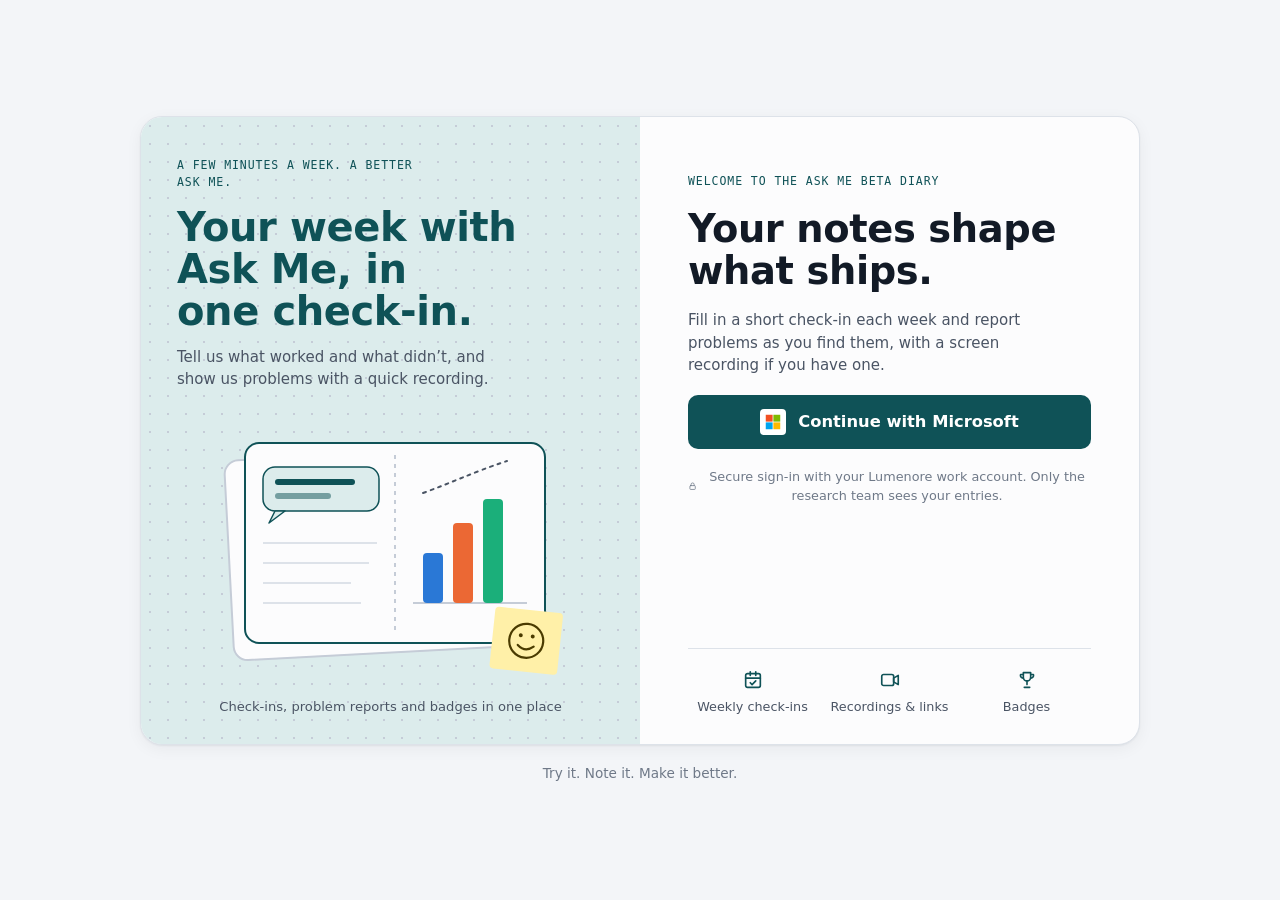
<file: login.html>
<!doctype html>
<html lang="en">
<head>
<meta charset="utf-8">
<meta http-equiv="Content-Security-Policy" content="default-src 'self'; script-src 'self'; style-src 'self' 'unsafe-inline' https://fonts.googleapis.com; font-src 'self' https://fonts.gstatic.com; img-src 'self' data: blob: https://*.supabase.co; media-src 'self' blob: https://*.supabase.co; connect-src 'self' https://*.supabase.co wss://*.supabase.co; base-uri 'self'; form-action 'self'">
<meta name="referrer" content="strict-origin-when-cross-origin">
<meta name="viewport" content="width=device-width, initial-scale=1, viewport-fit=cover">
<title>Sign in · Ask Me Beta Diary</title>
<link rel="preconnect" href="https://fonts.googleapis.com">
<link rel="preconnect" href="https://fonts.gstatic.com" crossorigin>
<link rel="stylesheet" href="https://fonts.googleapis.com/css2?family=Bricolage+Grotesque:opsz,wght@12..96,600;12..96,700&family=IBM+Plex+Mono:wght@400;500&family=Instrument+Sans:wght@400;500;600&display=swap">
<link rel="stylesheet" href="assets/app.css">
</head>
<body>
<div class="wrap login-shell">
  <div class="welcome">
    <section class="welcome-art">
      <p class="eyebrow">A few minutes a week. A better Ask Me.</p>
      <h2 id="artTitle">Your week with Ask Me, in one check-in.</h2>
      <p id="artText">Tell us what worked and what didn’t, and show us problems with a quick recording.</p>
      <svg class="art" viewBox="0 0 380 270" role="img" aria-label="An open diary with an Ask Me question, a small bar chart and a smiley face">
        <rect x="28" y="40" width="300" height="200" rx="14" fill="var(--surface)" stroke="var(--line-2)" stroke-width="2" transform="rotate(-3 178 140)"/>
        <rect x="44" y="30" width="300" height="200" rx="14" fill="var(--surface)" stroke="var(--accent)" stroke-width="2"/>
        <line x1="194" y1="42" x2="194" y2="218" stroke="var(--line-2)" stroke-width="2" stroke-dasharray="4 5"/>
        <rect x="62" y="54" width="116" height="44" rx="12" fill="var(--accent-soft)" stroke="var(--accent)" stroke-width="1.5"/>
        <path d="M74 98 l-6 12 16-12z" fill="var(--accent-soft)" stroke="var(--accent)" stroke-width="1.5" stroke-linejoin="round"/>
        <rect x="74" y="66" width="80" height="6" rx="3" fill="var(--accent)"/>
        <rect x="74" y="80" width="56" height="6" rx="3" fill="var(--accent)" opacity=".5"/>
        <line x1="62" y1="130" x2="176" y2="130" stroke="var(--line)" stroke-width="2"/>
        <line x1="62" y1="150" x2="168" y2="150" stroke="var(--line)" stroke-width="2"/>
        <line x1="62" y1="170" x2="150" y2="170" stroke="var(--line)" stroke-width="2"/>
        <line x1="62" y1="190" x2="160" y2="190" stroke="var(--line)" stroke-width="2"/>
        <line x1="212" y1="190" x2="326" y2="190" stroke="var(--line-2)" stroke-width="2"/>
        <rect x="222" y="140" width="20" height="50" rx="4" fill="var(--s1)"/>
        <rect x="252" y="110" width="20" height="80" rx="4" fill="var(--s2)"/>
        <rect x="282" y="86" width="20" height="104" rx="4" fill="var(--s3)"/>
        <path d="M222 80 C 250 70, 270 60, 306 48" fill="none" stroke="var(--ink-2)" stroke-width="2" stroke-dasharray="3 5" stroke-linecap="round"/>
        <g transform="translate(300 200) rotate(6)"><rect x="-6" y="-6" width="68" height="62" rx="4" fill="var(--hl)"/><circle cx="28" cy="25" r="17" fill="none" stroke="var(--hl-ink)" stroke-width="2.2"/><circle cx="22" cy="20" r="2" fill="var(--hl-ink)"/><circle cx="34" cy="20" r="2" fill="var(--hl-ink)"/><path d="M20 30 Q28 37 36 30" fill="none" stroke="var(--hl-ink)" stroke-width="2.2" stroke-linecap="round"/></g>
      </svg>
      <div class="foot">Check-ins, problem reports and badges in one place</div>
    </section>
    <section class="welcome-main">
      <p class="eyebrow" id="eyebrow">Welcome to the Ask Me beta diary</p>
      <h1 id="title">Your notes shape what ships.</h1>
      <p class="lead" id="lead">Fill in a short check-in each week and report problems as you find them, with a screen recording if you have one.</p>
      <p class="login-error" id="err" role="alert" hidden></p>
      <a class="ms-btn" id="msBtn" href="#" role="button">
        <span class="ms-logo"><svg width="16" height="16" viewBox="0 0 21 21" aria-hidden="true"><rect x="1" y="1" width="9" height="9" fill="#f25022"/><rect x="11" y="1" width="9" height="9" fill="#7fba00"/><rect x="1" y="11" width="9" height="9" fill="#00a4ef"/><rect x="11" y="11" width="9" height="9" fill="#ffb900"/></svg></span>
        Continue with Microsoft
      </a>
      <p class="secure"><svg width="14" height="14" viewBox="0 0 24 24" fill="none" stroke="currentColor" stroke-width="2" stroke-linecap="round" aria-hidden="true"><rect x="5" y="11" width="14" height="10" rx="2"/><path d="M8 11V8a4 4 0 0 1 8 0v3"/></svg><span id="secureText">Secure sign-in with your Lumenore work account. Only the research team sees your entries.</span></p>
      <div class="features" id="features">
        <div><svg width="22" height="22" viewBox="0 0 24 24" fill="none" stroke="currentColor" stroke-width="1.8" stroke-linecap="round" stroke-linejoin="round" aria-hidden="true"><rect x="4" y="5" width="16" height="15" rx="2"/><path d="M4 10h16M9 3v4M15 3v4M9 15l2 2 4-4"/></svg>Weekly check-ins</div>
        <div><svg width="22" height="22" viewBox="0 0 24 24" fill="none" stroke="currentColor" stroke-width="1.8" stroke-linecap="round" stroke-linejoin="round" aria-hidden="true"><rect x="3" y="6" width="13" height="12" rx="2"/><path d="M16 10l5-3v10l-5-3z"/></svg>Recordings &amp; links</div>
        <div><svg width="22" height="22" viewBox="0 0 24 24" fill="none" stroke="currentColor" stroke-width="1.8" stroke-linecap="round" stroke-linejoin="round" aria-hidden="true"><path d="M8 4h8v5a4 4 0 0 1-8 0z"/><path d="M8 6H5a3 3 0 0 0 3 4M16 6h3a3 3 0 0 1-3 4M12 13v4M9 20h6"/></svg>Badges</div>
      </div>
    </section>
  </div>
  <p class="welcome-tag">Try it. Note it. Make it better.</p>
</div>
<script src="assets/vendor/supabase-2.117.2.js"></script>
<script src="assets/config.js"></script>
<script src="assets/data.js"></script>
<script src="assets/login.js"></script>
</body>
</html>
</file>
<file: assets/app.css>
/* Ask Me Beta Diary — shared styles.
   Layout: a field notebook for a product beta. Participants get a dot-grid "diary cover" hero and one
   working column; the admin dashboard gets a sticky app bar with tabs. Entries carry a date gutter. */
:root {
  --bg: #f3f5f8;
  --surface: #fcfcfd;
  --surface-2: #eef1f5;
  --ink: #121a26;
  --ink-2: #4a5464;
  --muted: #6f7988;
  --line: #dde2e9;
  --line-2: #c5ccd7;
  --accent: #0f5257;
  --accent-ink: #ffffff;
  --accent-soft: #dcecec;
  --hero: #0f4b50;
  --hero-ink: #f2fafa;
  --hero-soft: rgba(255,255,255,.13);
  --hero-dot: rgba(255,255,255,.12);
  --hl: #fff0a8;
  --hl-ink: #4a3b00;
  --s1: #2a78d6;
  --s2: #eb6834;
  --s3: #1baf7a;
  --s-other: #8a93a1;
  --good: #0ca30c;
  --warn: #fab219;
  --serious: #ec835a;
  --crit: #d03b3b;
  --div-2: #256abf;
  --div-1: #86b6ef;
  --div-0: #a3abb7;
  --good-ink: #006300;
  --crit-ink: #b42323;
  --shadow: 0 1px 2px rgba(18,26,38,.06), 0 4px 16px rgba(18,26,38,.05);
  --f-display: "Bricolage Grotesque", "Avenir Next", "Segoe UI", system-ui, sans-serif;
  --f-body: "Instrument Sans", "Segoe UI", system-ui, -apple-system, sans-serif;
  --f-mono: "IBM Plex Mono", ui-monospace, "SFMono-Regular", Menlo, monospace;
  --r: 10px;
  color-scheme: light;
}
@media (prefers-color-scheme: dark) {
  :root {
    --bg: #0d1117; --surface: #161b22; --surface-2: #1d242e; --ink: #e8ecf2; --ink-2: #b4bcc8; --muted: #8a93a1;
    --line: #262f3b; --line-2: #36414f; --accent: #5fbfc0; --accent-ink: #062224; --accent-soft: #173336;
    --hero: #123a3e; --hero-ink: #eaf6f6; --hero-soft: rgba(255,255,255,.09); --hero-dot: rgba(255,255,255,.08);
    --hl: #4a3f12; --hl-ink: #ffe9a3; --s1: #3987e5; --s2: #d95926; --s3: #199e70; --s-other: #7d8694;
    --good-ink: #3ccf3c; --crit-ink: #f07a7a; --shadow: 0 1px 2px rgba(0,0,0,.4), 0 4px 16px rgba(0,0,0,.25);
    color-scheme: dark;
  }
}
* { box-sizing: border-box; }
html, body { margin: 0; }
body { background: var(--bg); color: var(--ink); font-family: var(--f-body); font-size: 15px; line-height: 1.5; -webkit-text-size-adjust: 100%; }
img, video { max-width: 100%; }
[hidden] { display: none !important; }
h1, h2, h3 { font-family: var(--f-display); text-wrap: balance; margin: 0; letter-spacing: -0.01em; }
h1 { font-size: 1.75rem; line-height: 1.15; font-weight: 700; }
h2 { font-size: 1.2rem; line-height: 1.25; font-weight: 600; }
h3 { font-size: 1rem; font-weight: 600; }
p { margin: 0; }
a { color: var(--accent); }
button, input, select, textarea { font: inherit; color: inherit; }
:focus-visible { outline: 2px solid var(--accent); outline-offset: 2px; }
.wrap { max-width: 1140px; margin-inline: auto; padding-left: max(16px, env(safe-area-inset-left, 0px)); padding-right: max(16px, env(safe-area-inset-right, 0px)); }
.narrow { max-width: 780px; }
.center { margin-inline: auto; }
.eyebrow { font-family: var(--f-mono); font-size: .72rem; text-transform: uppercase; letter-spacing: .08em; color: var(--muted); }
.muted { color: var(--muted); }
.ink2 { color: var(--ink-2); }
.num { font-variant-numeric: tabular-nums; }

/* App bar */
.topbar { position: sticky; top: 0; z-index: 20; background: var(--surface); border-bottom: 1px solid var(--line); }
.topbar-in { display: flex; align-items: center; justify-content: space-between; gap: 12px; padding-block: 12px; flex-wrap: wrap; }
.brand { display: flex; align-items: center; gap: 10px; min-width: 0; text-decoration: none; color: inherit; }
.brand svg { flex: none; color: var(--accent); }
.brand-name { font-family: var(--f-display); font-weight: 700; font-size: 1.05rem; line-height: 1.1; }
.brand-sub { font-family: var(--f-mono); font-size: .72rem; color: var(--muted); }
.top-actions { display: flex; gap: 10px; align-items: center; flex-wrap: wrap; font-size: .88rem; }
.who { display: inline-flex; gap: 8px; align-items: center; color: var(--ink-2); }
.tabs { display: flex; gap: 2px; overflow-x: auto; scrollbar-width: none; }
.tabs::-webkit-scrollbar { display: none; }
.tab { appearance: none; background: none; border: 0; padding: 10px 12px 11px; border-bottom: 2px solid transparent; color: var(--ink-2); cursor: pointer; white-space: nowrap; font-weight: 500; display: inline-flex; gap: 6px; align-items: center; }
.tab:hover { color: var(--ink); }
.tab[aria-selected="true"] { color: var(--ink); border-bottom-color: var(--accent); }
.tab .count { font-family: var(--f-mono); font-size: .7rem; background: var(--surface-2); border-radius: 99px; padding: 1px 7px; color: var(--ink-2); }

main { padding-block: 24px 64px; }
.stack { display: flex; flex-direction: column; gap: 16px; }
.stack-lg { display: flex; flex-direction: column; gap: 28px; }
.row { display: flex; gap: 10px; align-items: center; flex-wrap: wrap; }
.spread { display: flex; gap: 12px; align-items: flex-end; justify-content: space-between; flex-wrap: wrap; }

/* Buttons */
.btn { appearance: none; border: 1px solid var(--line-2); background: var(--surface); color: var(--ink); border-radius: 8px; padding: 8px 14px; cursor: pointer; font-weight: 600; font-size: .9rem; display: inline-flex; align-items: center; gap: 8px; line-height: 1.2; text-decoration: none; }
.btn:hover { border-color: var(--ink-2); }
.btn:disabled { opacity: .55; cursor: not-allowed; }
.btn.primary { background: var(--accent); border-color: var(--accent); color: var(--accent-ink); }
.btn.primary:hover { filter: brightness(1.08); }
.btn.ghost { border-color: transparent; background: transparent; color: var(--ink-2); }
.btn.ghost:hover { background: var(--surface-2); color: var(--ink); }
.btn.small { padding: 5px 10px; font-size: .82rem; }
.btn.danger { color: var(--crit-ink); }
.btn.armed { background: var(--crit); border-color: var(--crit); color: #fff; }
.linkish { appearance: none; background: none; border: 0; padding: 0; color: var(--accent); cursor: pointer; font-weight: 600; text-decoration: underline; text-underline-offset: 3px; }

/* Panels */
.panel { background: var(--surface); border: 1px solid var(--line); border-radius: var(--r); padding: 18px; min-width: 0; }
.panel-head { display: flex; justify-content: space-between; align-items: baseline; gap: 12px; flex-wrap: wrap; margin-bottom: 14px; }
.panel-head p { color: var(--muted); font-size: .85rem; }
.grid-2 { display: grid; grid-template-columns: repeat(2, minmax(0, 1fr)); gap: 16px; }
@media (max-width: 860px) { .grid-2 { grid-template-columns: minmax(0, 1fr); } }
.banner { border-radius: var(--r); padding: 12px 14px; background: var(--hl); color: var(--hl-ink); display: flex; gap: 10px; align-items: center; justify-content: space-between; flex-wrap: wrap; font-size: .9rem; }
.banner.info { background: var(--accent-soft); color: var(--ink); }
.empty { border: 1px dashed var(--line-2); border-radius: var(--r); padding: 22px; color: var(--ink-2); background: var(--surface); }
.empty h3 { margin-bottom: 4px; color: var(--ink); }
.loading { padding: 48px 0; color: var(--muted); }

/* KPI tiles */
.kpis { display: grid; grid-template-columns: repeat(6, minmax(0, 1fr)); gap: 1px; background: var(--line); border: 1px solid var(--line); border-radius: var(--r); overflow: hidden; }
@media (max-width: 1000px) { .kpis { grid-template-columns: repeat(3, minmax(0, 1fr)); } }
@media (max-width: 560px) { .kpis { grid-template-columns: repeat(2, minmax(0, 1fr)); } }
.kpi { background: var(--surface); padding: 14px 16px; min-width: 0; }
.kpi-label { font-size: .78rem; color: var(--muted); font-weight: 500; }
.kpi-value { font-family: var(--f-display); font-size: 1.85rem; font-weight: 600; line-height: 1.1; margin-top: 4px; display: flex; align-items: center; gap: 6px; }
.kpi-value small { font-family: var(--f-body); font-size: .85rem; color: var(--muted); font-weight: 500; }
.kpi-sub { font-size: .78rem; color: var(--ink-2); margin-top: 2px; }

/* Chips & pills */
.chip { display: inline-flex; align-items: center; gap: 6px; font-size: .78rem; padding: 2px 9px; border-radius: 99px; border: 1px solid var(--line); background: var(--surface-2); color: var(--ink-2); white-space: nowrap; }
.team-chip::before { content: ""; width: 8px; height: 8px; border-radius: 50%; background: var(--c, var(--s-other)); }
.type-chip { font-family: var(--f-mono); font-size: .68rem; text-transform: uppercase; letter-spacing: .06em; background: transparent; }
.chip.flag { background: transparent; border-color: var(--crit); color: var(--crit-ink); font-weight: 600; }
.chip.thanks { background: var(--accent-soft); color: var(--ink); border-color: transparent; }
.chip.due { background: var(--hl); color: var(--hl-ink); border-color: transparent; font-weight: 600; }
.pill { display: inline-flex; align-items: center; gap: 6px; font-size: .8rem; font-weight: 500; color: var(--ink); white-space: nowrap; }
.dot { width: 9px; height: 9px; border-radius: 50%; background: var(--c, var(--s-other)); flex: none; }
.tag { display: inline-flex; align-items: center; gap: 4px; font-size: .78rem; padding: 2px 4px 2px 9px; border-radius: 6px; background: var(--hl); color: var(--hl-ink); }
.tag button { appearance: none; border: 0; background: transparent; color: inherit; cursor: pointer; padding: 0 4px; font-size: .9rem; line-height: 1; opacity: .7; }
.tag button:hover { opacity: 1; }
.av { width: 26px; height: 26px; border-radius: 50%; flex: none; display: inline-grid; place-items: center; color: #fff; font-size: .66rem; font-weight: 700; letter-spacing: .02em; background: var(--c, var(--s-other)); }

/* Forms */
.form { display: flex; flex-direction: column; gap: 22px; }
.field { display: flex; flex-direction: column; gap: 8px; min-width: 0; }
.field > label, .field > .label { font-weight: 600; font-size: .95rem; }
.field .hint { font-size: .82rem; color: var(--muted); margin-top: -4px; }
.input, textarea.input, select.input { width: 100%; border: 1px solid var(--line-2); border-radius: 8px; background: var(--surface); padding: 9px 11px; min-width: 0; }
textarea.input { min-height: 84px; resize: vertical; line-height: 1.45; }
.input:focus { border-color: var(--accent); outline: none; box-shadow: 0 0 0 3px var(--accent-soft); }
.choices { display: flex; flex-wrap: wrap; gap: 8px; }
.choice { position: relative; }
.choice input { position: absolute; opacity: 0; inset: 0; margin: 0; cursor: pointer; }
.choice span { display: inline-flex; align-items: center; gap: 6px; border: 1px solid var(--line-2); border-radius: 99px; padding: 7px 13px; font-size: .88rem; cursor: pointer; background: var(--surface); }
.choice input:checked + span { background: var(--accent); border-color: var(--accent); color: var(--accent-ink); font-weight: 600; }
.choice input:focus-visible + span { outline: 2px solid var(--accent); outline-offset: 2px; }
.faces { display: flex; gap: 6px; flex-wrap: wrap; }
.faces .choice span { flex-direction: column; border-radius: 10px; padding: 8px 10px 6px; gap: 2px; min-width: 76px; font-size: .74rem; color: var(--ink-2); }
.faces .choice input:checked + span { color: var(--accent-ink); }
.nps { display: grid; grid-template-columns: repeat(11, minmax(0, 1fr)); gap: 4px; }
.nps .choice span { justify-content: center; border-radius: 6px; padding: 8px 0; width: 100%; }
.nps-ends { display: flex; justify-content: space-between; font-size: .76rem; color: var(--muted); }
.form-error { color: var(--crit-ink); font-size: .86rem; font-weight: 500; }
.check { display: flex; gap: 10px; align-items: flex-start; font-size: .92rem; }
.check input { margin-top: 4px; width: 16px; height: 16px; accent-color: var(--accent); }
.warn-note { font-size: .82rem; color: var(--hl-ink); background: var(--hl); border-radius: 6px; padding: 6px 10px; }
.remove-req { font-size: .85rem; color: var(--ink-2); border-top: 1px solid var(--line); padding-top: 14px; display: flex; gap: 8px; flex-wrap: wrap; align-items: center; }

/* Attachments */
.attach { border: 1px solid var(--line); background: var(--surface-2); border-radius: var(--r); padding: 16px; margin: 0; display: flex; flex-direction: column; gap: 12px; min-width: 0; }
.attach legend { font-weight: 600; padding: 0 6px; margin-left: -6px; font-size: .95rem; }
.drop { position: relative; border: 1.5px dashed var(--line-2); border-radius: 10px; background: var(--surface); padding: 16px; display: flex; gap: 14px; align-items: center; cursor: pointer; }
.drop:hover, .drop.over { border-color: var(--accent); background: var(--accent-soft); }
.drop input { position: absolute; inset: 0; opacity: 0; cursor: pointer; width: 100%; }
.drop .ico { width: 42px; height: 42px; border-radius: 10px; background: var(--accent-soft); color: var(--accent); display: grid; place-items: center; flex: none; }
.drop b { display: block; }
.drop span { font-size: .82rem; color: var(--muted); }
.att-list { list-style: none; margin: 0; padding: 0; display: flex; flex-direction: column; gap: 8px; }
.att-list li { display: grid; grid-template-columns: 64px minmax(0, 1fr) auto; gap: 10px; align-items: center; background: var(--surface); border: 1px solid var(--line); border-radius: 8px; padding: 6px; }
.att-list .pv { width: 64px; height: 44px; border-radius: 5px; overflow: hidden; background: var(--surface-2); display: grid; place-items: center; color: var(--muted); }
.att-list .pv img, .att-list .pv video { width: 100%; height: 100%; object-fit: cover; display: block; }
.att-list .nm { font-size: .85rem; overflow: hidden; text-overflow: ellipsis; white-space: nowrap; display: block; }
.att-list .sz { font-size: .74rem; color: var(--muted); display: block; overflow: hidden; text-overflow: ellipsis; white-space: nowrap; }
.link-add { display: flex; gap: 8px; }
.link-add .input { flex: 1; }
.att-msg { font-size: .84rem; color: var(--crit-ink); }

/* Participant: hero */
.hero { border-radius: 16px; padding: 22px; color: var(--hero-ink); background-color: var(--hero); background-image: radial-gradient(var(--hero-dot) 1.2px, transparent 1.6px); background-size: 16px 16px; display: flex; flex-direction: column; gap: 18px; }
.hero .eyebrow { color: var(--hero-ink); opacity: .78; }
.hero h1 { font-size: 1.9rem; }
.hero p { color: var(--hero-ink); opacity: .88; }
.qf-label { font-size: .85rem; font-weight: 600; opacity: .95; }
.quick-faces { display: flex; gap: 8px; margin-top: 8px; }
.qf { appearance: none; flex: 1 1 0; min-width: 0; border: 1px solid rgba(255,255,255,.22); background: var(--hero-soft); color: var(--hero-ink); border-radius: 12px; padding: 9px 4px 7px; display: flex; flex-direction: column; align-items: center; gap: 3px; cursor: pointer; font-size: .7rem; text-align: center; overflow-wrap: anywhere; transition: transform .15s, background .15s; }
.qf:hover { transform: translateY(-2px); background: rgba(255,255,255,.22); }
.qf:focus-visible { outline: 2px solid var(--hero-ink); }
@media (max-width: 480px) { .qf-t { display: none; } .qf { padding: 10px 4px; } }
.journey { display: flex; align-items: flex-start; }
.jstep { flex: 1; display: flex; flex-direction: column; align-items: center; gap: 4px; position: relative; font-size: .72rem; font-family: var(--f-mono); }
.jstep::before { content: ""; position: absolute; top: 8px; left: -50%; width: 100%; height: 2px; background: rgba(255,255,255,.25); }
.jstep:first-child::before { display: none; }
.jstep.past::before, .jstep.now::before { background: var(--hero-ink); }
.jdot { width: 18px; height: 18px; border-radius: 50%; border: 2px solid rgba(255,255,255,.45); background: var(--hero); position: relative; z-index: 1; display: grid; place-items: center; }
.jstep.now .jdot { border-color: var(--hero-ink); box-shadow: 0 0 0 4px rgba(255,255,255,.18); }
.jstep.now .jdot::after { content: ""; width: 8px; height: 8px; border-radius: 50%; background: var(--hero-ink); }
.jstep .here { font-family: var(--f-body); font-weight: 600; font-size: .7rem; }
.jstep.done .jdot { background: var(--hero-ink); border-color: var(--hero-ink); color: var(--hero); }
.jstep.now.done .jdot::after { display: none; }
.jstep.missed .jdot { background: var(--hero); border-style: dashed; border-color: rgba(255,255,255,.6); }

/* Participant: stats, actions, badges, entries */
.stats3 { display: grid; grid-template-columns: repeat(3, minmax(0, 1fr)); gap: 12px; }
@media (max-width: 640px) { .stats3 { grid-template-columns: minmax(0, 1fr); } }
.stat { background: var(--surface); border: 1px solid var(--line); border-radius: var(--r); padding: 14px; display: flex; gap: 12px; align-items: center; min-width: 0; }
.stat .big { font-family: var(--f-display); font-size: 1.5rem; font-weight: 700; line-height: 1; }
.stat .lbl { font-size: .8rem; color: var(--ink-2); }
.stat .ico { width: 46px; height: 46px; flex: none; display: grid; place-items: center; border-radius: 12px; background: var(--surface-2); color: var(--accent); }
.stat .ico.hot { background: var(--hl); color: var(--hl-ink); }
.ring { transform: rotate(-90deg); }
.actions { display: grid; grid-template-columns: repeat(2, minmax(0, 1fr)); gap: 12px; }
@media (max-width: 560px) { .actions { grid-template-columns: minmax(0, 1fr); } }
.action { appearance: none; text-align: left; border: 1px solid var(--line); background: var(--surface); border-radius: var(--r); padding: 16px; cursor: pointer; display: flex; flex-direction: column; gap: 6px; box-shadow: var(--shadow); min-width: 0; transition: transform .15s, border-color .15s; color: inherit; }
.action:hover { border-color: var(--ink-2); transform: translateY(-1px); }
.action.main { background: var(--accent); border-color: var(--accent); color: var(--accent-ink); }
.action.main .ink2 { color: var(--accent-ink); opacity: .85; }
.action.wide { grid-column: 1 / -1; }
.action-title { font-family: var(--f-display); font-size: 1.15rem; font-weight: 600; display: flex; gap: 8px; align-items: center; justify-content: space-between; }
.memo { background: var(--surface); border: 1px solid var(--line); border-radius: var(--r); padding: 16px; display: flex; gap: 12px; }
.memo .ico { width: 38px; height: 38px; border-radius: 50%; background: var(--accent-soft); color: var(--accent); display: grid; place-items: center; flex: none; }
.memo p { white-space: pre-wrap; overflow-wrap: anywhere; }
.badges { display: grid; grid-template-columns: repeat(auto-fill, minmax(122px, 1fr)); gap: 10px; }
.badge { border: 1px solid var(--line); background: var(--surface); border-radius: 12px; padding: 14px 10px 12px; display: flex; flex-direction: column; align-items: center; text-align: center; gap: 6px; min-width: 0; }
.badge .medal { width: 52px; height: 52px; border-radius: 50%; display: grid; place-items: center; background: var(--accent-soft); color: var(--accent); border: 2px solid var(--accent); }
.badge b { font-size: .86rem; }
.badge span { font-size: .74rem; color: var(--muted); line-height: 1.3; }
.badge.locked { border-style: dashed; background: transparent; }
.badge.locked .medal { background: transparent; color: var(--muted); border: 2px dashed var(--line-2); }
.badge.locked b { color: var(--ink-2); }
.mini-entry { display: grid; grid-template-columns: 92px minmax(0, 1fr) auto; gap: 12px; padding: 12px 0; border-top: 1px solid var(--line); align-items: start; }
.mini-entry:first-child { border-top: 0; }
.mini-entry .when { font-family: var(--f-mono); font-size: .74rem; color: var(--muted); padding-top: 2px; }
.mini-entry .what { min-width: 0; overflow-wrap: anywhere; }
.mini-entry .row { gap: 6px; margin-top: 6px; }
@media (max-width: 480px) { .mini-entry { grid-template-columns: minmax(0, 1fr) auto; } .mini-entry .when { grid-column: 1 / -1; } }
.diary-head { display: flex; flex-direction: column; gap: 6px; padding-bottom: 14px; border-bottom: 1px solid var(--line); }

/* Celebration */
.celebrate { position: relative; overflow: hidden; text-align: center; padding: 40px 20px 32px; border-radius: 16px; background: var(--surface); border: 1px solid var(--line); display: flex; flex-direction: column; align-items: center; gap: 14px; }
.celebrate .tick { width: 76px; height: 76px; border-radius: 50%; background: var(--accent); color: var(--accent-ink); display: grid; place-items: center; animation: pop .45s cubic-bezier(.2,1.6,.4,1) both; }
.celebrate h1 { font-size: 2rem; }
.celebrate .new-badge { display: flex; gap: 12px; align-items: center; text-align: left; background: var(--hl); color: var(--hl-ink); border-radius: 12px; padding: 10px 14px; animation: rise .5s .25s both; }
.celebrate .new-badge .medal { width: 44px; height: 44px; border-radius: 50%; display: grid; place-items: center; background: var(--surface); color: var(--accent); flex: none; }
.cf { position: absolute; top: -12px; width: 8px; height: 14px; border-radius: 2px; background: var(--c); animation: fall var(--d) var(--delay) ease-in both; pointer-events: none; }
@keyframes pop { from { transform: scale(.3); opacity: 0; } to { transform: scale(1); opacity: 1; } }
@keyframes rise { from { transform: translateY(10px); opacity: 0; } to { transform: none; opacity: 1; } }
@keyframes fall { 0% { transform: translateY(0) rotate(0); opacity: 1; } 100% { transform: translateY(420px) rotate(var(--rot)); opacity: 0; } }

/* Entries feed (admin) */
.filters { display: flex; gap: 8px; flex-wrap: wrap; align-items: center; padding: 10px; background: var(--surface); border: 1px solid var(--line); border-radius: var(--r); }
.filters select.input, .filters input.input { width: auto; padding: 6px 9px; font-size: .86rem; }
.filters input[type="search"] { flex: 1 1 180px; min-width: 140px; }
.entry { display: grid; grid-template-columns: 104px minmax(0, 1fr); background: var(--surface); border: 1px solid var(--line); border-radius: var(--r); overflow: hidden; }
.entry-gutter { padding: 14px 12px; border-right: 1px dashed var(--line-2); display: flex; flex-direction: column; gap: 2px; background: var(--surface-2); }
.entry-gutter .d { font-family: var(--f-display); font-weight: 600; font-size: .95rem; }
.entry-gutter .t, .entry-gutter .w { font-family: var(--f-mono); font-size: .72rem; color: var(--muted); }
.entry-body { padding: 14px 16px; display: flex; flex-direction: column; gap: 10px; min-width: 0; overflow-wrap: anywhere; }
.e-head { display: flex; gap: 8px; align-items: center; flex-wrap: wrap; }
.e-name { font-weight: 600; }
.e-meta { display: flex; gap: 14px; flex-wrap: wrap; align-items: center; font-size: .85rem; color: var(--ink-2); }
.e-meta .face { color: var(--ink-2); }
.qa { display: grid; gap: 8px; margin: 0; }
.qa dt { font-size: .8rem; color: var(--muted); font-weight: 500; }
.qa dd { margin: 0 0 4px; }
.media-row { display: flex; gap: 10px; flex-wrap: wrap; align-items: flex-start; }
.thumb { appearance: none; border: 1px solid var(--line); border-radius: 6px; padding: 0; background: var(--surface-2); cursor: zoom-in; width: 132px; height: 84px; overflow: hidden; }
.thumb img { width: 100%; height: 100%; object-fit: cover; display: block; }
.vid { width: 100%; max-width: 340px; border-radius: 8px; background: #000; display: block; }
.linkcard { display: inline-flex; align-items: center; gap: 8px; max-width: 100%; border: 1px solid var(--line); border-radius: 8px; padding: 7px 10px; color: var(--ink); text-decoration: none; font-size: .84rem; background: var(--surface-2); }
.linkcard:hover { border-color: var(--accent); }
.linkcard span { overflow: hidden; text-overflow: ellipsis; white-space: nowrap; min-width: 0; }
.linkcard svg { flex: none; color: var(--accent); }
.e-tools { display: flex; gap: 8px; align-items: center; flex-wrap: wrap; border-top: 1px solid var(--line); padding-top: 10px; }
.e-tools input.input { width: 150px; padding: 4px 8px; font-size: .82rem; }
.star { appearance: none; border: 0; background: none; cursor: pointer; color: var(--muted); padding: 2px; margin-left: auto; display: inline-flex; }
.star[aria-pressed="true"] { color: #d99a00; }
@media (max-width: 560px) {
  .entry { grid-template-columns: minmax(0, 1fr); }
  .entry-gutter { flex-direction: row; gap: 10px; align-items: baseline; border-right: 0; border-bottom: 1px dashed var(--line-2); padding: 8px 14px; }
}

/* Tables */
.table-wrap { overflow-x: auto; }
table { border-collapse: collapse; width: 100%; font-size: .88rem; }
th { text-align: left; font-weight: 500; color: var(--muted); font-size: .76rem; padding: 8px 10px; border-bottom: 1px solid var(--line-2); white-space: nowrap; }
td { padding: 10px; border-bottom: 1px solid var(--line); vertical-align: middle; }
tr:last-child td { border-bottom: 0; }
.person { display: flex; gap: 8px; align-items: center; white-space: nowrap; }
.wk { display: inline-flex; gap: 3px; }
.wk i { width: 14px; height: 14px; border-radius: 3px; border: 1px solid var(--line-2); display: inline-block; }
.wk i.on { background: var(--accent); border-color: var(--accent); }
.wk i.future { border-style: dashed; opacity: .5; }

/* Charts */
.chart { width: 100%; height: auto; display: block; overflow: visible; }
.chart text { fill: var(--muted); font-family: var(--f-body); font-size: 11px; }
.chart .lbl { fill: var(--ink-2); font-weight: 600; }
.grid-line { stroke: var(--line); stroke-width: 1; }
.base-line { stroke: var(--line-2); stroke-width: 1; }
.legend { display: flex; gap: 14px; flex-wrap: wrap; font-size: .8rem; color: var(--ink-2); margin-bottom: 8px; }
.legend span { display: inline-flex; align-items: center; gap: 6px; }
.legend i { width: 10px; height: 10px; border-radius: 2px; background: var(--c); display: inline-block; }
.legend i.line { height: 3px; border-radius: 2px; width: 14px; }
.stackrows { display: flex; flex-direction: column; gap: 12px; }
.stackrow { display: grid; grid-template-columns: 110px minmax(0, 1fr) 84px; gap: 10px; align-items: center; font-size: .85rem; }
.stackbar { display: flex; gap: 2px; height: 22px; }
.stackbar span { background: var(--c); border-radius: 2px; min-width: 3px; }
.stackbar span:first-child { border-radius: 4px 2px 2px 4px; }
.stackbar span:last-child { border-radius: 2px 4px 4px 2px; }
.stackrow .lead { text-align: right; font-weight: 600; font-variant-numeric: tabular-nums; }
.daychart { display: grid; grid-template-columns: auto minmax(0, 1fr); gap: 8px; font-size: .75rem; color: var(--muted); }
.dc-y { display: flex; flex-direction: column; justify-content: space-between; height: 140px; text-align: right; line-height: 1; }
.dc-plot { min-width: 0; }
.dc-bars { display: flex; align-items: flex-end; gap: 2px; height: 140px; border-top: 1px solid var(--line); border-bottom: 1px solid var(--line-2); }
.dc-col { flex: 1 1 0; min-width: 0; height: 100%; display: flex; align-items: flex-end; }
.dc-col i { display: block; width: 100%; background: var(--accent); border-radius: 3px 3px 0 0; }
.dc-col i.zero { height: 2px !important; background: var(--line-2); border-radius: 1px; }
.dc-col i.future { height: 0 !important; }
.dc-col:hover i.on { filter: brightness(1.15); }
.dc-x { display: flex; justify-content: space-between; margin-top: 6px; }
.chart-empty { display: grid; place-items: center; min-height: 160px; color: var(--muted); font-size: .88rem; border: 1px dashed var(--line); border-radius: 8px; text-align: center; padding: 16px; }
@media (max-width: 480px) { .stackrow { grid-template-columns: 76px minmax(0, 1fr) 64px; } }

/* Insights */
.board { display: grid; grid-auto-flow: column; grid-auto-columns: minmax(230px, 280px); gap: 12px; overflow-x: auto; padding-bottom: 6px; }
.col { background: var(--surface-2); border-radius: var(--r); padding: 10px; display: flex; flex-direction: column; gap: 8px; min-width: 0; }
.col-head { display: flex; justify-content: space-between; align-items: center; font-weight: 600; }
.note { background: var(--surface); border: 1px solid var(--line); border-radius: 8px; padding: 9px 10px; font-size: .84rem; overflow-wrap: anywhere; }
.note .who { font-size: .74rem; color: var(--muted); margin-top: 4px; }
details.qblock { border-top: 1px solid var(--line); padding: 10px 0; }
details.qblock:first-of-type { border-top: 0; }
details.qblock summary { cursor: pointer; font-weight: 600; display: flex; justify-content: space-between; gap: 10px; }
.answers { list-style: none; padding: 0; margin: 10px 0 0; display: flex; flex-direction: column; gap: 8px; }
.answers li { font-size: .9rem; padding-left: 12px; border-left: 2px solid var(--line-2); overflow-wrap: anywhere; }
.answers li .who { font-size: .76rem; color: var(--muted); }
.stat-line { display: flex; gap: 24px; flex-wrap: wrap; }
.stat-line div { display: flex; flex-direction: column; }
.stat-line b { font-family: var(--f-display); font-size: 1.5rem; font-weight: 600; }
.stat-line span { font-size: .78rem; color: var(--muted); }

/* Interviews */
.split { display: grid; grid-template-columns: 280px minmax(0, 1fr); gap: 16px; align-items: start; }
@media (max-width: 860px) { .split { grid-template-columns: minmax(0, 1fr); } }
.plist { display: flex; flex-direction: column; gap: 2px; }
.pitem { appearance: none; border: 0; background: transparent; text-align: left; padding: 9px 10px; border-radius: 8px; display: flex; gap: 10px; align-items: center; cursor: pointer; width: 100%; color: inherit; }
.pitem:hover { background: var(--surface-2); }
.pitem[aria-current="true"] { background: var(--accent-soft); }
.pitem .meta { font-size: .76rem; color: var(--muted); }
.guide { margin: 0; padding-left: 20px; display: flex; flex-direction: column; gap: 6px; font-size: .9rem; color: var(--ink-2); }
.timeline { display: flex; flex-direction: column; gap: 10px; max-height: 560px; overflow: auto; }

/* Sign-in page */
.login-shell { min-height: 100vh; display: flex; flex-direction: column; justify-content: center; padding-block: 24px; }
.welcome { display: grid; grid-template-columns: minmax(0, 1fr) minmax(0, 1fr); max-width: 1000px; width: 100%; margin-inline: auto; background: var(--surface); border: 1px solid var(--line); border-radius: 22px; overflow: hidden; box-shadow: var(--shadow); }
.welcome-art { background-color: var(--accent-soft); background-image: radial-gradient(var(--line-2) 1.1px, transparent 1.5px); background-size: 18px 18px; padding: 40px 36px 28px; display: flex; flex-direction: column; gap: 14px; }
.welcome-art .eyebrow, .welcome-main .eyebrow { color: var(--accent); font-weight: 500; }
.welcome-art h2 { font-size: 2.5rem; line-height: 1.05; font-weight: 700; color: var(--accent); }
.welcome-art p { color: var(--ink-2); max-width: 34ch; }
.welcome-art svg.art { width: 100%; max-width: 380px; height: auto; margin: 8px auto 0; display: block; }
.welcome-art .foot { display: flex; gap: 8px; justify-content: center; align-items: center; font-size: .82rem; color: var(--ink-2); margin-top: auto; }
.welcome-main { padding: 56px 48px 28px; display: flex; flex-direction: column; gap: 18px; min-width: 0; }
.welcome-main h1 { font-size: 2.4rem; line-height: 1.08; }
.welcome-main p.lead { color: var(--ink-2); max-width: 40ch; }
.ms-btn { display: flex; width: 100%; justify-content: center; align-items: center; gap: 12px; padding: 14px 18px; font-size: 1.02rem; font-weight: 600; border-radius: 10px; background: var(--accent); color: var(--accent-ink); text-decoration: none; border: 0; }
.ms-btn:hover { filter: brightness(1.08); }
.ms-logo { width: 26px; height: 26px; border-radius: 4px; background: #fff; display: grid; place-items: center; flex: none; }
.secure { display: flex; gap: 6px; align-items: center; justify-content: center; font-size: .8rem; color: var(--muted); text-align: center; }
.features { display: grid; grid-template-columns: repeat(3, minmax(0, 1fr)); gap: 8px; border-top: 1px solid var(--line); padding-top: 20px; margin-top: auto; text-align: center; }
.features div { display: flex; flex-direction: column; align-items: center; gap: 6px; font-size: .8rem; color: var(--ink-2); }
.features svg { color: var(--accent); }
.welcome-tag { text-align: center; color: var(--muted); font-size: .85rem; margin-top: 18px; }
.login-error { background: var(--hl); color: var(--hl-ink); border-radius: 8px; padding: 10px 12px; font-size: .88rem; }
@media (max-width: 820px) {
  .welcome { grid-template-columns: minmax(0, 1fr); }
  .welcome-art { padding: 26px 22px 18px; }
  .welcome-art h2 { font-size: 1.9rem; }
  .welcome-art svg.art { max-width: 260px; }
  .welcome-main { padding: 28px 22px 22px; }
  .welcome-main h1 { font-size: 1.9rem; }
}

/* Overlays */
.tip { position: fixed; z-index: 50; pointer-events: none; background: var(--ink); color: var(--bg); font-size: .78rem; padding: 6px 9px; border-radius: 6px; max-width: 260px; box-shadow: var(--shadow); }
.toast { position: fixed; z-index: 60; left: 50%; bottom: calc(20px + env(safe-area-inset-bottom, 0px)); transform: translateX(-50%) translateY(20px); background: var(--ink); color: var(--bg); padding: 10px 16px; border-radius: 8px; font-weight: 500; font-size: .9rem; opacity: 0; transition: opacity .2s, transform .2s; pointer-events: none; max-width: calc(100% - 32px); }
.toast.show { opacity: 1; transform: translateX(-50%) translateY(0); }
.lightbox { position: fixed; inset: 0; z-index: 70; background: rgba(5,8,12,.82); display: grid; place-items: center; padding: 16px; }
.lightbox img { max-width: 100%; max-height: 82vh; border-radius: 8px; background: #fff; }
.lightbox .btn { position: absolute; top: 14px; right: 14px; }
.copybox { width: 100%; min-height: 150px; }
@media (prefers-reduced-motion: reduce) {
  .toast, .qf, .action { transition: none; }
  .celebrate .tick, .celebrate .new-badge { animation: none; }
  .cf { display: none; }
}
</file>
